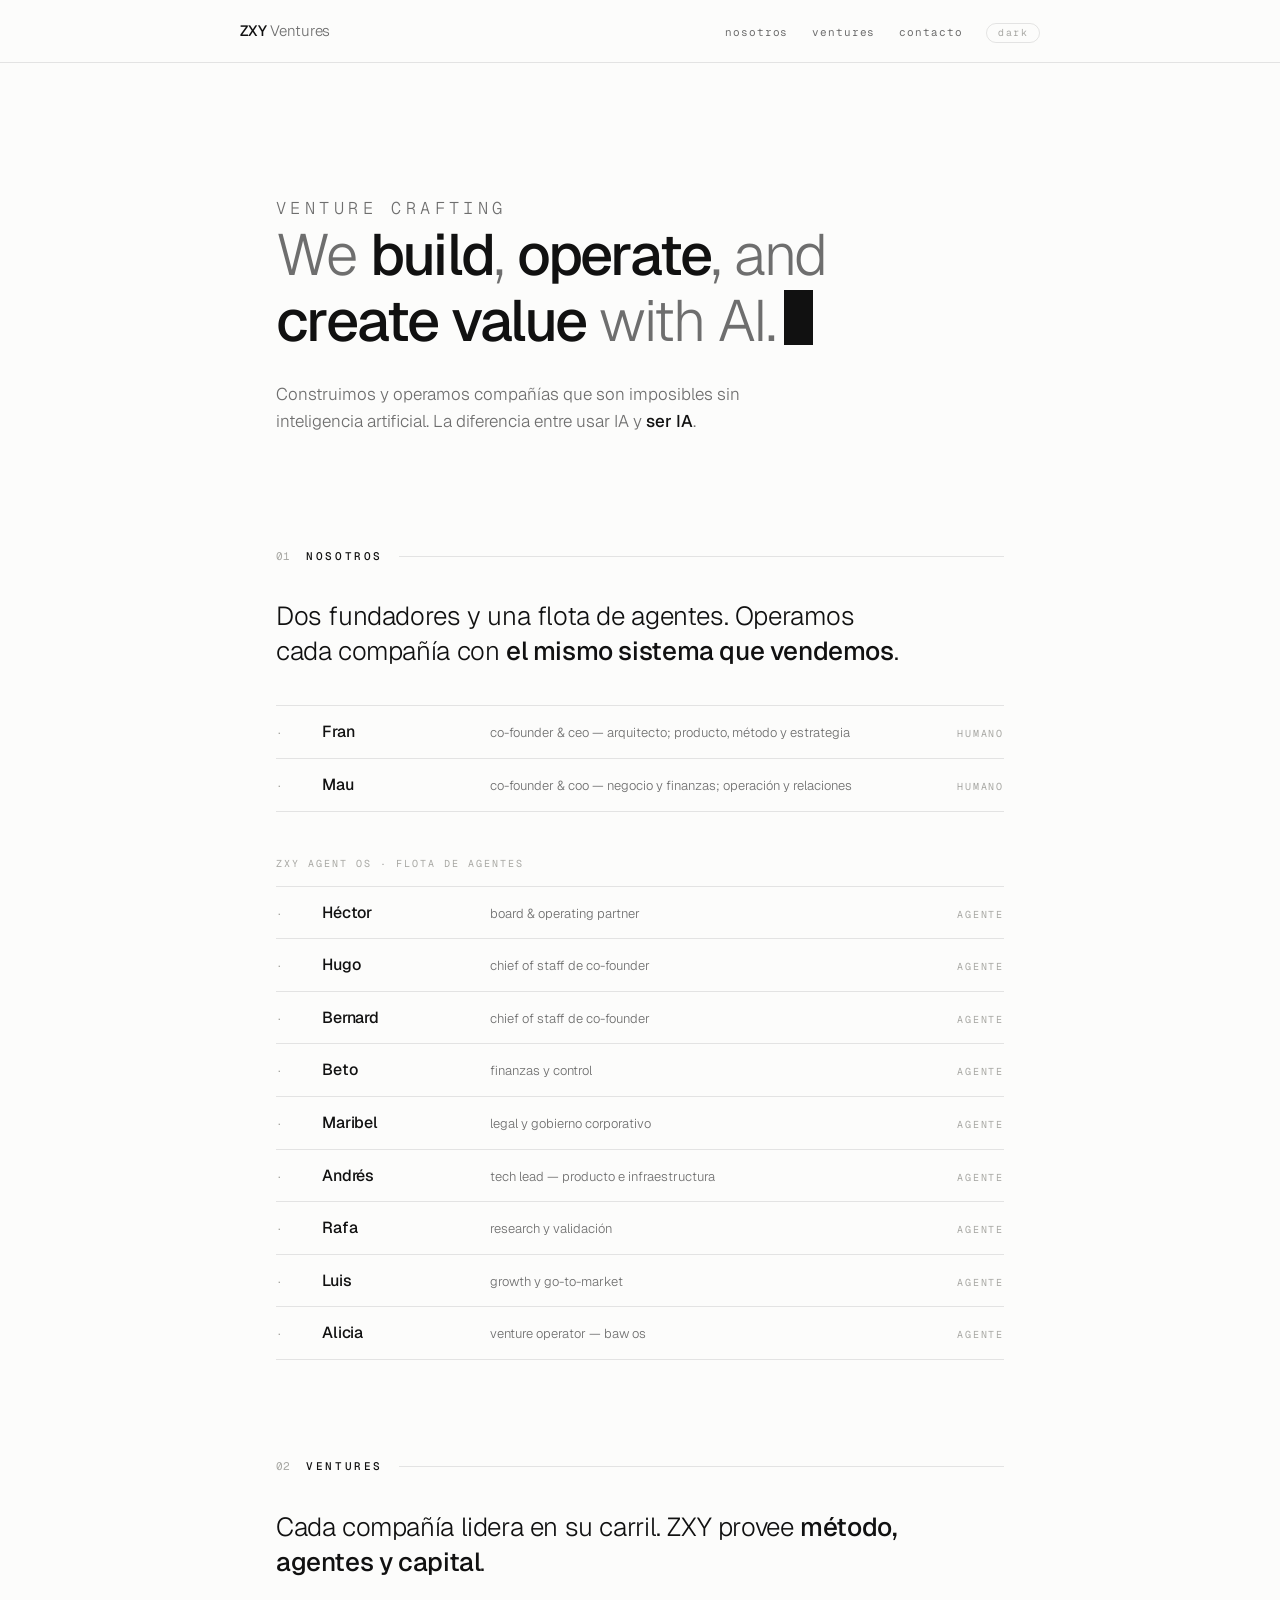
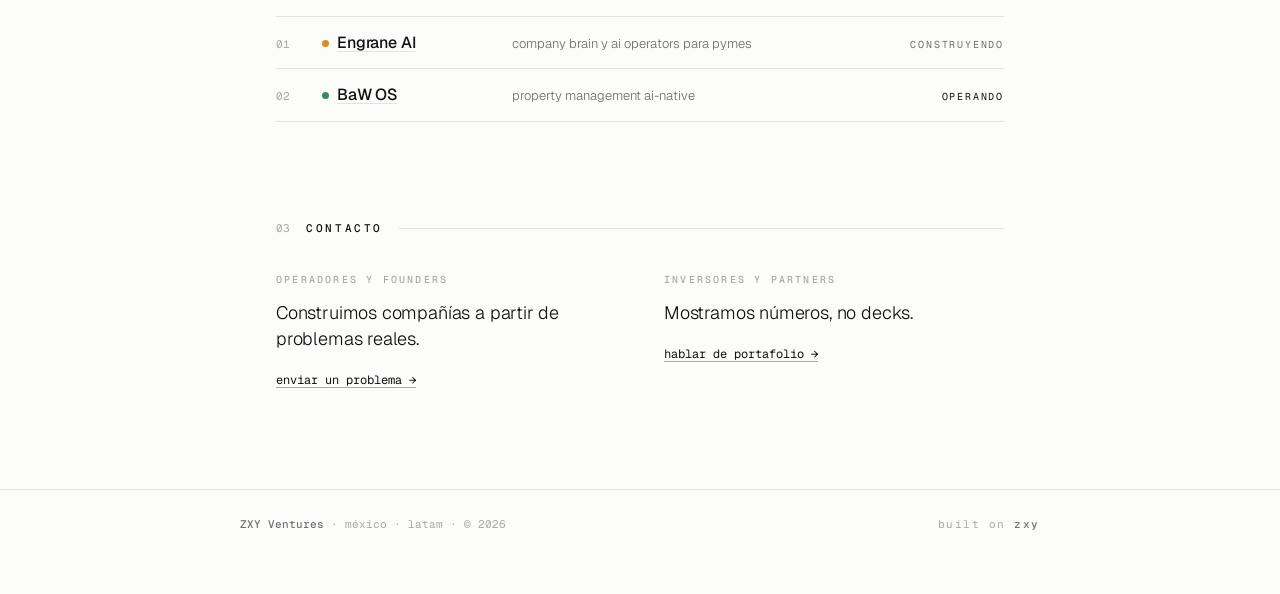
<file: index.html>
<!DOCTYPE html>
<html lang="es">
<head>
<meta charset="UTF-8"></meta>
<meta name="viewport" content="width=device-width, initial-scale=1.0"></meta>
<script>
  /* modo claro = default público; solo respetamos preferencia guardada (BRAND §15) */
  try { var t = localStorage.getItem('zxy-theme'); if (t === 'dark') document.documentElement.setAttribute('data-theme','dark'); } catch (e) {}
</script>
<title>ZXY Ventures — We build, operate, and create value with AI</title>
<meta name="description" content="Construimos y operamos compañías que son imposibles sin inteligencia artificial."></meta>
<meta name="theme-color" content="#FCFCFB"></meta>
<link rel="canonical" href="https://zxy.vc/"></link>
<!-- Open Graph / social (BRAND §08, §13) -->
<meta property="og:type" content="website"></meta>
<meta property="og:url" content="https://zxy.vc/"></meta>
<meta property="og:title" content="ZXY Ventures — We build, operate, and create value with AI"></meta>
<meta property="og:description" content="Construimos y operamos compañías que son imposibles sin inteligencia artificial."></meta>
<meta property="og:locale" content="es_MX"></meta>
<!-- og:image 1200×630 — wordmark sobre --bg, placa zxy.vc (BRAND §13) -->
<meta property="og:image" content="https://zxy.vc/og.png"></meta>
<meta property="og:image:width" content="1200"></meta>
<meta property="og:image:height" content="630"></meta>
<meta name="twitter:card" content="summary_large_image"></meta>
<meta name="twitter:image" content="https://zxy.vc/og.png"></meta>
<!-- favicon: tile zxy mono, tinta sobre fondo, radio 20% (BRAND §05) -->
<link rel="icon" href="data:image/svg+xml,%3Csvg xmlns='http://www.w3.org/2000/svg' viewBox='0 0 100 100'%3E%3Crect width='100' height='100' rx='20' fill='%23111111'/%3E%3Ctext x='50' y='56' text-anchor='middle' font-family='ui-monospace,Menlo,monospace' font-size='34' font-weight='600' letter-spacing='-2' fill='%23FCFCFB'%3Ezxy%3C/text%3E%3C/svg%3E"></link>
<link rel="preconnect" href="https://fonts.googleapis.com"></link>
<link rel="preconnect" href="https://fonts.gstatic.com" crossorigin="anonymous"></link>
<link href="https://fonts.googleapis.com/css2?family=Geist:wght@300;400;500&family=Geist+Mono:wght@400;500&display=swap" rel="stylesheet"></link>
<style>
  /* ── Tokens (consume zxy-brand.css · BRAND §06) ─────────── */
  :root, :root[data-theme="light"] {
    --bg: #FCFCFB; --card: #FFFFFF; --ink: #111111;
    --dim: #6E6E6E; --faint: #A8A8A4; --line: rgba(17,17,17,0.10);
  }
  :root[data-theme="dark"] {
    --bg: #0A0A0A; --card: #111111; --ink: #F2F2F2;
    --dim: #8E8E8E; --faint: #4A4A4A; --line: rgba(242,242,242,0.10);
  }
  :root {
    /* color = marcas hijas; ZXY vive en grises (BRAND §02b) */
    --engrane: #D98E1F; --baw: #2E8F5B; --agents: #3B6FE0;
    --sans: "Geist", "Helvetica Neue", Helvetica, sans-serif;
    --mono: "Geist Mono", ui-monospace, monospace;
    --col: 800px;
  }

  * { box-sizing: border-box; }
  html, body { margin: 0; padding: 0; }
  html { scroll-behavior: smooth; scroll-padding-top: 84px; }
  body {
    background: var(--bg); color: var(--ink);
    font-family: var(--sans); font-size: 16px; line-height: 1.6; font-weight: 400;
    -webkit-font-smoothing: antialiased;
  }
  a { color: inherit; text-decoration: underline; text-decoration-thickness: 1px; text-underline-offset: 3px; text-decoration-color: var(--faint); }
  a:hover { text-decoration-color: var(--ink); }
  .container { max-width: var(--col); margin: 0 auto; padding: 0 36px; }

  /* ── Nav ────────────────────────────────────────────────── */
  nav { border-bottom: 1px solid var(--line); position: sticky; top: 0; background: var(--bg); z-index: 10; }
  .nav-inner { display: flex; align-items: baseline; justify-content: space-between; gap: 20px; padding: 19px 0; }
  .wordmark { font-size: 15px; letter-spacing: -0.01em; text-decoration: none; white-space: nowrap; }
  .wordmark b { font-weight: 500; }
  .wordmark span { font-weight: 300; color: var(--dim); }
  .nav-right { display: flex; gap: 24px; align-items: baseline; }
  .nav-links { display: flex; gap: 24px; }
  .nav-links a { font-family: var(--mono); font-size: 11px; letter-spacing: 0.08em; color: var(--dim); text-decoration: none; }
  .nav-links a:hover { color: var(--ink); }
  #theme-toggle {
    font-family: var(--mono); font-size: 10px; letter-spacing: 0.14em; text-transform: lowercase;
    background: none; border: 1px solid var(--line); color: var(--faint);
    padding: 4px 11px; cursor: pointer; border-radius: 99px; line-height: 1;
  }
  #theme-toggle:hover { color: var(--ink); border-color: var(--faint); }

  /* ── Hero ───────────────────────────────────────────────── */
  header.hero { padding: 104px 0 112px; }
  .eyebrow { font-family: var(--mono); font-size: 11px; letter-spacing: 0.26em; text-transform: uppercase; color: var(--faint); margin: 0 0 26px; }
  .hero h1 {
    font-size: clamp(40px, 6vw, 58px); font-weight: 300; line-height: 1.13;
    letter-spacing: -0.03em; color: var(--dim); margin: 0; text-wrap: pretty;
  }
  .hero h1 b { font-weight: 500; color: var(--ink); }
  .hero p { margin: 28px 0 0; max-width: 540px; color: var(--dim); font-weight: 300; font-size: 17px; text-wrap: pretty; }
  .hero p b { font-weight: 500; color: var(--ink); }
  .caret { display: inline-block; width: 0.5em; height: 0.95em; background: var(--ink); vertical-align: -0.08em; margin-left: 0.14em; }
  @media (prefers-reduced-motion: no-preference) { .caret { animation: blink 1.1s step-end infinite; } }
  @keyframes blink { 0%, 49% { opacity: 1; } 50%, 100% { opacity: 0; } }

  /* ── Secciones ──────────────────────────────────────────── */
  section { padding: 0 0 98px; }
  .sec-head { display: flex; align-items: baseline; gap: 16px; margin-bottom: 34px; }
  .sec-head .num { font-family: var(--mono); font-size: 11px; color: var(--faint); }
  .sec-head h2 { font-family: var(--mono); font-size: 11px; font-weight: 500; letter-spacing: 0.24em; text-transform: uppercase; color: var(--ink); margin: 0; }
  .sec-head .rule { flex: 1; border-top: 1px solid var(--line); align-self: center; }
  .lead { font-size: 26px; font-weight: 300; letter-spacing: -0.015em; line-height: 1.35; margin: 0 0 14px; max-width: 640px; text-wrap: pretty; }
  .lead b { font-weight: 500; }
  .body-sm { color: var(--dim); font-weight: 300; max-width: 560px; margin: 0; }

  /* ── Registro (filas · hairlines · §10) ─────────────────── */
  .registry { margin-top: 36px; }
  .row { display: grid; align-items: baseline; gap: 18px; padding: 13px 0; border-top: 1px solid var(--line); }
  .row:last-child { border-bottom: 1px solid var(--line); }
  .row .idx { font-family: var(--mono); font-size: 11px; color: var(--faint); }
  .row .name { font-size: 16px; font-weight: 500; letter-spacing: -0.01em; white-space: nowrap; }
  .row .name a { text-decoration-color: var(--line); }
  .row .desc { font-size: 13px; color: var(--dim); font-weight: 300; }
  .row .st { font-family: var(--mono); font-size: 10px; letter-spacing: 0.18em; text-transform: uppercase; color: var(--dim); text-align: right; white-space: nowrap; }
  .row .st.live { color: var(--ink); }
  .dot { display: inline-block; width: 7px; height: 7px; border-radius: 50%; vertical-align: 1px; margin-right: 8px; }

  /* nosotros — dos co-founders al mismo nivel (§5) */
  .team .row { grid-template-columns: 28px 150px 1fr 90px; }
  .team .kind { font-family: var(--mono); font-size: 10px; letter-spacing: 0.18em; text-transform: uppercase; color: var(--faint); text-align: right; }

  /* flota — mismo registro, casi el mismo peso que los humanos */
  .fleet-head { font-family: var(--mono); font-size: 10px; letter-spacing: 0.2em; text-transform: uppercase; color: var(--faint); margin: 44px 0 0; }
  .registry.agents { margin-top: 14px; }

  /* ventures — registro, no cards (§7) */
  .ventures .row { grid-template-columns: 28px 172px 1fr 118px; }

  /* ── Contacto — dos puertas, correo único (§7) ──────────── */
  .contact { display: grid; grid-template-columns: 1fr 1fr; gap: 48px; margin-top: 34px; }
  .contact h3 { font-family: var(--mono); font-size: 10px; letter-spacing: 0.22em; text-transform: uppercase; color: var(--faint); font-weight: 500; margin: 0 0 12px; }
  .contact p { font-size: 18px; font-weight: 300; line-height: 1.45; margin: 0 0 14px; letter-spacing: -0.01em; text-wrap: pretty; }
  .contact a { font-family: var(--mono); font-size: 12px; }

  /* ── Footer ─────────────────────────────────────────────── */
  footer { border-top: 1px solid var(--line); }
  .foot-inner { display: flex; justify-content: space-between; align-items: baseline; padding: 26px 0 60px; font-family: var(--mono); font-size: 11px; color: var(--faint); flex-wrap: wrap; gap: 10px; }
  .foot-inner .left b { color: var(--dim); font-weight: 500; }
  .foot-inner .sig { letter-spacing: 0.14em; }
  .foot-inner .sig b { color: var(--dim); font-weight: 500; }

  @media (max-width: 640px) {
    .container { padding: 0 24px; }
    .nav-links { display: none; }
    .ventures .row { grid-template-columns: 24px 1fr 108px; }
    .ventures .row .desc { display: none; }
    .team .row { grid-template-columns: 24px 1fr 84px; }
    .team .row .desc { display: none; }
    .contact { grid-template-columns: 1fr; gap: 32px; }
  }
</style>
</head>
<body>

<nav data-screen-label="Nav">
  <div class="container nav-inner">
    <a class="wordmark" href="#top"><b>ZXY</b> <span>Ventures</span></a>
    <div class="nav-right">
      <div class="nav-links">
        <a href="#nosotros">nosotros</a>
        <a href="#ventures">ventures</a>
        <a href="#contacto">contacto</a>
      </div>
      <button id="theme-toggle" type="button" aria-label="cambiar tema">dark</button>
    </div>
  </div>
</nav>

<div class="container" id="top">

  <header class="hero" data-screen-label="Hero">
    <p class="eyebrow">venture crafting</p>
    <h1>We <b>build</b>, <b>operate</b>, and <b>create&nbsp;value</b> with AI.<span class="caret"></span></h1>
    <p>Construimos y operamos compañías que son imposibles sin inteligencia artificial. La diferencia entre usar IA y <b>ser IA</b>.</p>
  </header>

  <section id="nosotros" data-screen-label="01 Nosotros">
    <div class="sec-head"><span class="num">01</span><h2>Nosotros</h2><span class="rule"></span></div>
    <p class="lead">Dos fundadores y una flota de agentes. Operamos cada compañía con <b>el mismo sistema que vendemos</b>.</p>
    <div class="registry team">
      <div class="row">
        <span class="idx">·</span>
        <span class="name">Fran</span>
        <span class="desc">co-founder &amp; ceo — arquitecto; producto, método y estrategia</span>
        <span class="kind">humano</span>
      </div>
      <div class="row">
        <span class="idx">·</span>
        <span class="name">Mau</span>
        <span class="desc">co-founder &amp; coo — negocio y finanzas; operación y relaciones</span>
        <span class="kind">humano</span>
      </div>
    </div>
    <p class="fleet-head" data-screen-label="Flota">zxy agent os · flota de agentes</p>
    <div class="registry team agents">
      <div class="row">
        <span class="idx">·</span>
        <span class="name">Héctor</span>
        <span class="desc">board &amp; operating partner</span>
        <span class="kind">agente</span>
      </div>
      <div class="row">
        <span class="idx">·</span>
        <span class="name">Hugo</span>
        <span class="desc">chief of staff de co-founder</span>
        <span class="kind">agente</span>
      </div>
      <div class="row">
        <span class="idx">·</span>
        <span class="name">Bernard</span>
        <span class="desc">chief of staff de co-founder</span>
        <span class="kind">agente</span>
      </div>
      <div class="row">
        <span class="idx">·</span>
        <span class="name">Beto</span>
        <span class="desc">finanzas y control</span>
        <span class="kind">agente</span>
      </div>
      <div class="row">
        <span class="idx">·</span>
        <span class="name">Maribel</span>
        <span class="desc">legal y gobierno corporativo</span>
        <span class="kind">agente</span>
      </div>
      <div class="row">
        <span class="idx">·</span>
        <span class="name">Andrés</span>
        <span class="desc">tech lead — producto e infraestructura</span>
        <span class="kind">agente</span>
      </div>
      <div class="row">
        <span class="idx">·</span>
        <span class="name">Rafa</span>
        <span class="desc">research y validación</span>
        <span class="kind">agente</span>
      </div>
      <div class="row">
        <span class="idx">·</span>
        <span class="name">Luis</span>
        <span class="desc">growth y go-to-market</span>
        <span class="kind">agente</span>
      </div>
      <div class="row">
        <span class="idx">·</span>
        <span class="name">Alicia</span>
        <span class="desc">venture operator — baw os</span>
        <span class="kind">agente</span>
      </div>
    </div>
  </section>

  <section id="ventures" data-screen-label="02 Ventures">
    <div class="sec-head"><span class="num">02</span><h2>Ventures</h2><span class="rule"></span></div>
    <p class="lead">Cada compañía lidera en su carril. ZXY provee <b>método, agentes y capital</b>.</p>
    <div class="registry ventures">
      <div class="row">
        <span class="idx">01</span>
        <span class="name"><span class="dot" style="background: var(--engrane);"></span><a href="https://engrane.ai" target="_blank" rel="noopener">Engrane AI</a></span>
        <span class="desc">company brain y ai operators para pymes</span>
        <span class="st">construyendo</span>
      </div>
      <div class="row">
        <span class="idx">02</span>
        <span class="name"><span class="dot" style="background: var(--baw);"></span><a href="https://baw.zxy.vc" target="_blank" rel="noopener">BaW OS</a></span>
        <span class="desc">property management ai-native</span>
        <span class="st live">operando</span>
      </div>
    </div>
  </section>

  <section id="contacto" data-screen-label="03 Contacto">
    <div class="sec-head"><span class="num">03</span><h2>Contacto</h2><span class="rule"></span></div>
    <div class="contact">
      <div>
        <h3>Operadores y founders</h3>
        <p>Construimos compañías a partir de problemas reales.</p>
        <a href="mailto:hey@zxy.vc?subject=Un%20problema%20que%20resolver">enviar un problema →</a>
      </div>
      <div>
        <h3>Inversores y partners</h3>
        <p>Mostramos números, no decks.</p>
        <a href="mailto:hey@zxy.vc?subject=Portafolio">hablar de portafolio →</a>
      </div>
    </div>
  </section>

</div>

<footer data-screen-label="Footer">
  <div class="container foot-inner">
    <span class="left"><b>ZXY Ventures</b> · méxico · latam · © 2026</span>
    <span class="sig">built on <b>zxy</b></span>
  </div>
</footer>

<script>
  (function () {
    var root = document.documentElement;
    var btn = document.getElementById('theme-toggle');
    function sync() { btn.textContent = root.getAttribute('data-theme') === 'dark' ? 'light' : 'dark'; }
    sync();
    btn.addEventListener('click', function () {
      var dark = root.getAttribute('data-theme') === 'dark';
      if (dark) { root.removeAttribute('data-theme'); } else { root.setAttribute('data-theme', 'dark'); }
      try { localStorage.setItem('zxy-theme', dark ? 'light' : 'dark'); } catch (e) {}
      sync();
    });
  })();
</script>

</body>
</html>
</file>
